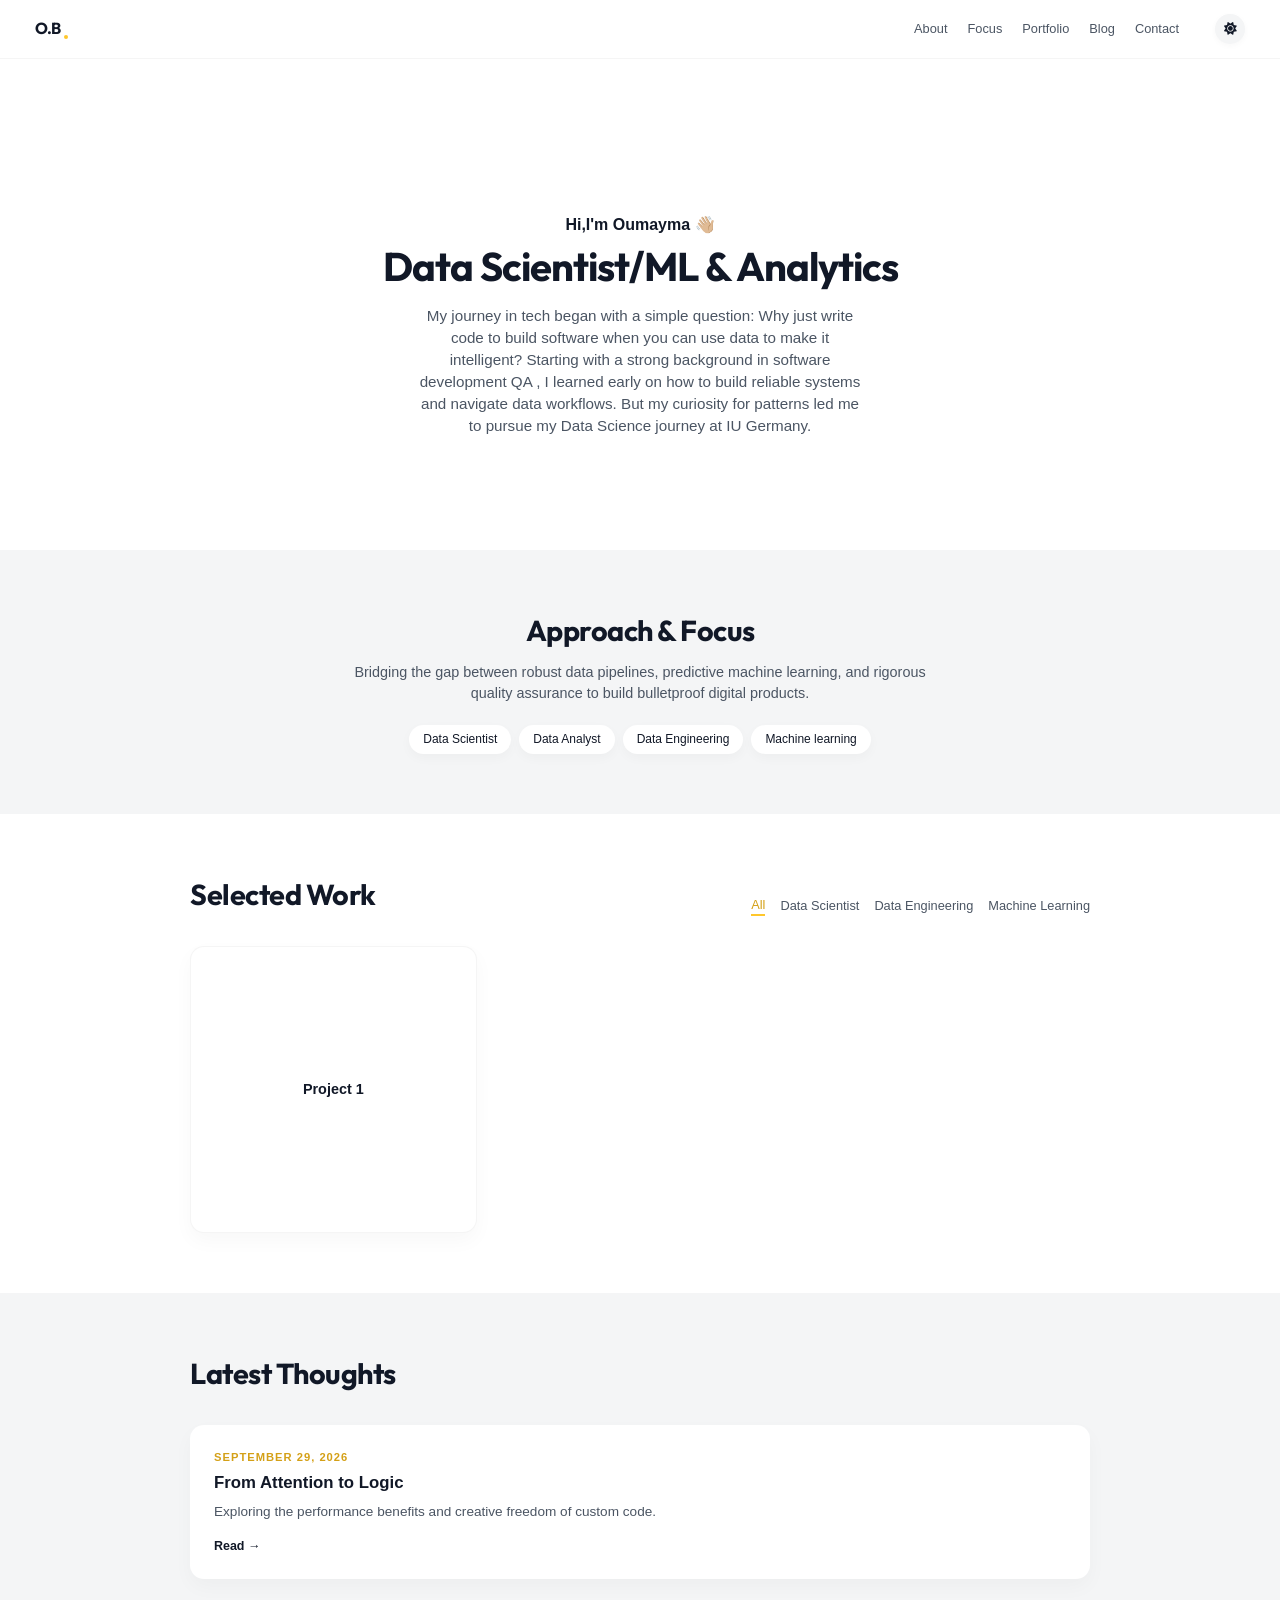
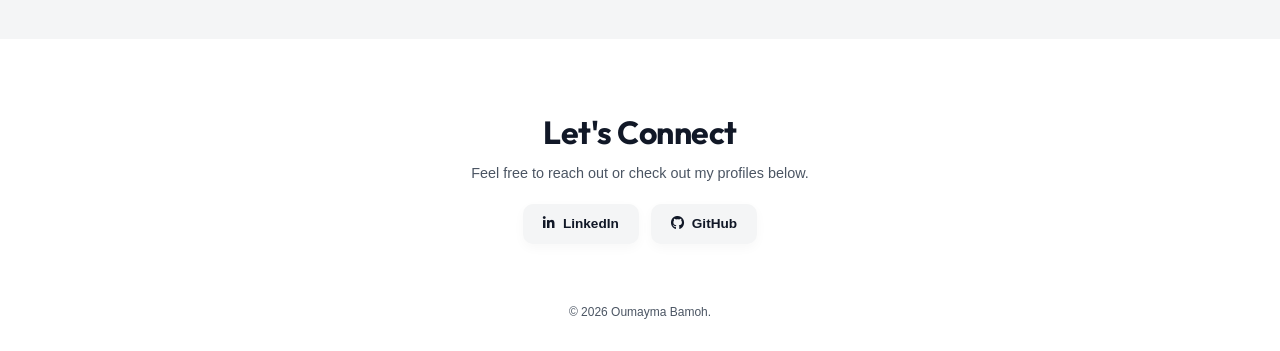
<file: index.html>
<!DOCTYPE html>
<html lang="en">
<head>
    <meta charset="UTF-8">
    <meta name="viewport" content="width=device-width, initial-scale=1.0">
    <title>Oumayma Bamoh - Data Scientist & Analytics</title>
    <!-- Import Modern Font (Outfit) and FontAwesome -->
    <style>
        @import url('https://fonts.googleapis.com/css2?family=Outfit:wght@300;400;500;600;700&display=swap');
        @import url('https://cdnjs.cloudflare.com/ajax/libs/font-awesome/6.4.0/css/all.min.css');

        /* ==========================================
           1. CSS RESET & PALETTE (COMPACT & CLEAN)
           ================================---------- */
        * {
            margin: 0;
            padding: 0;
            box-sizing: border-box;
        }

        :root {
            --bg-white: #FFFFFF;
            --bg-gray: #F4F5F6;
            --text-color: #111827;
            --accent-color: #4b5563;
            --primary-accent: #FFC72C;
            --card-shadow: rgba(0, 0, 0, 0.03);
            --header-bg: rgba(255, 255, 255, 0.85);

            --transition: all 0.3s ease;
            --heading-font: 'Outfit', -apple-system, sans-serif;
        }

        [data-theme="dark"] {
            --bg-white: #121214;
            --bg-gray: #1A1A1E;
            --text-color: #F3F4F6;
            --accent-color: #9CA3AF;
            --primary-accent: #FFC72C;
            --card-shadow: rgba(0, 0, 0, 0.4);
            --header-bg: rgba(18, 18, 20, 0.85);
        }

        html {
            scroll-behavior: smooth;
            scroll-padding-top: 110px;
        }

        body {
            font-family: -apple-system, BlinkMacSystemFont, "Segoe UI", Roboto, Helvetica, Arial, sans-serif;
            background-color: var(--bg-white);
            color: var(--text-color);
            line-height: 1.45;
            -webkit-font-smoothing: antialiased;
            overflow-x: hidden;
            transition: background-color 0.3s ease, color 0.3s ease;
        }

        h1, h2, .logo, .section-title {
            font-family: var(--heading-font);
        }

        /* ==========================================
           2. HEADER WITH ADDED BOTTOM MARGIN/SPACING
           ================================---------- */
        header {
            position: fixed;
            top: 0;
            left: 0;
            width: 100%;
            background: var(--header-bg);
            backdrop-filter: blur(12px);
            -webkit-backdrop-filter: blur(12px);
            display: flex;
            justify-content: space-between;
            align-items: center;
            padding: 14px 35px;
            z-index: 1000;
            border-bottom: 1px solid rgba(128, 128, 128, 0.08);
            transition: background 0.3s ease;
        }

        .logo {
            font-size: 1rem;
            font-weight: 700;
            letter-spacing: -0.5px;
            text-transform: uppercase;
            color: var(--text-color);
            position: relative;
        }

        .logo::after {
            content: '';
            position: absolute;
            width: 4px;
            height: 4px;
            background: var(--primary-accent);
            border-radius: 50%;
            right: -7px;
            bottom: 2px;
        }

        .nav-container {
            display: flex;
            align-items: center;
            gap: 24px;
        }

        nav {
            display: flex;
            gap: 20px;
        }

        nav a {
            text-decoration: none;
            color: var(--accent-color);
            font-size: 0.8rem;
            font-weight: 500;
            transition: var(--transition);
        }

        nav a:hover {
            color: #d4a017;
        }

        .theme-switch {
            background: var(--bg-gray);
            border: none;
            width: 30px;
            height: 30px;
            border-radius: 50%;
            display: flex;
            align-items: center;
            justify-content: center;
            cursor: pointer;
            color: var(--text-color);
            font-size: 0.8rem;
            transition: var(--transition);
            box-shadow: 0 2px 6px var(--card-shadow);
            margin-left: 12px;
        }

        .theme-switch:hover {
            background: var(--primary-accent);
            color: #111827;
            transform: scale(1.05);
        }

        main {
            padding-top: 100px;
        }

        /* ==========================================
           3. HERO SECTION (MINIMAL & SMALL)
           ================================---------- */
        .hero {
            min-height: 50vh;
            display: flex;
            flex-direction: column;
            justify-content: center;
            align-items: center;
            text-align: center;
            padding: 50px 15px;
            background-color: var(--bg-white);
            transition: background-color 0.3s ease;
        }

        .hero h1 {
            font-size: 2.5rem;
            font-weight: 700;
            margin-bottom: 10px;
            letter-spacing: -1px;
            color: var(--text-color);
        }

        .hero p {
            font-size: 0.95rem;
            color: var(--accent-color);
            max-width: 450px;
            font-weight: 400;
        }

        /* ==========================================
           4. FOCUS BANNER (COMPACT)
           ================================---------- */
        .focus-banner {
            width: 100%;
            background-color: var(--bg-gray);
            padding: 60px 30px;
            text-align: center;
            transition: background-color 0.3s ease;
        }

        .focus-banner-inner {
            max-width: 600px;
            margin: 0 auto;
        }

        .focus-banner h2 {
            font-size: 1.8rem;
            font-weight: 700;
            margin-bottom: 10px;
            letter-spacing: -0.5px;
            color: var(--text-color);
        }

        .focus-banner p {
            font-size: 0.9rem;
            color: var(--accent-color);
            margin-bottom: 20px;
            line-height: 1.5;
        }

        .focus-tags {
            display: flex;
            justify-content: center;
            gap: 8px;
            flex-wrap: wrap;
        }

        .tag {
            background: var(--bg-white);
            padding: 6px 14px;
            font-size: 0.75rem;
            border-radius: 30px;
            color: var(--text-color);
            font-weight: 500;
            box-shadow: 0 4px 12px var(--card-shadow);
            transition: var(--transition);
        }

        .tag:hover {
            color: #d4a017;
            background: var(--bg-white);
            transform: translateY(-2px);
            box-shadow: 0 6px 16px rgba(255, 199, 44, 0.4);
        }

        /* ==========================================
           5. PORTFOLIO SECTION (SMALL & CLEAN)
           ================================---------- */
        .portfolio-section {
            padding: 60px 30px;
            background-color: var(--bg-white);
            transition: background-color 0.3s ease;
        }

        .portfolio-section-inner {
            max-width: 900px;
            margin: 0 auto;
        }

        .section-header {
            display: flex;
            justify-content: space-between;
            align-items: flex-end;
            margin-bottom: 30px;
            flex-wrap: wrap;
            gap: 10px;
        }

        .section-title {
            font-size: 1.8rem;
            font-weight: 700;
            letter-spacing: -0.5px;
            color: var(--text-color);
        }

        .portfolio-filters {
            display: flex;
            gap: 15px;
        }

        .filter-btn {
            background: none;
            border: none;
            font-size: 0.8rem;
            cursor: pointer;
            color: var(--accent-color);
            padding-bottom: 2px;
            transition: var(--transition);
            font-weight: 500;
        }

        .filter-btn.active,
        .filter-btn:hover {
            color: #d4a017;
            border-bottom: 2px solid var(--primary-accent);
        }

        .portfolio-grid {
            display: grid;
            grid-template-columns: repeat(3, 1fr);
            gap: 20px;
        }

        .portfolio-item {
            background: var(--bg-white);
            aspect-ratio: 1 / 1;
            padding: 20px;
            display: flex;
            flex-direction: column;
            justify-content: center;
            align-items: center;
            text-align: center;
            font-size: 0.9rem;
            font-weight: 600;
            color: var(--text-color);
            border-radius: 14px;
            transition: var(--transition);
            text-decoration: none;
            box-shadow: 0 8px 20px var(--card-shadow);
            border: 1px solid rgba(128, 128, 128, 0.08);
        }

        .portfolio-item:hover {
            transform: translateY(-4px);
            box-shadow: 0 12px 25px rgba(255, 199, 44, 0.25);
            color: #d4a017;
        }

        .portfolio-item.hidden {
            display: none;
        }

        /* ==========================================
           6. BLOG SECTION (COMPACT)
           ================================---------- */
        .blog-section {
            padding: 60px 30px;
            background-color: var(--bg-gray);
            transition: background-color 0.3s ease;
        }

        .blog-inner {
            max-width: 900px;
            margin: 0 auto;
        }

        .blog-grid {
            display: grid;
            grid-template-columns: repeat(auto-fit, minmax(260px, 1fr));
            gap: 20px;
            margin-top: 30px;
        }

        .blog-card {
            background: var(--bg-white);
            border-radius: 14px;
            padding: 24px;
            display: flex;
            flex-direction: column;
            justify-content: space-between;
            box-shadow: 0 8px 20px var(--card-shadow);
            transition: var(--transition);
        }

        .blog-card:hover {
            transform: translateY(-4px);
            box-shadow: 0 12px 30px rgba(255, 199, 44, 0.15);
        }

        .blog-date {
            font-size: 0.7rem;
            color: #d4a017;
            margin-bottom: 8px;
            text-transform: uppercase;
            letter-spacing: 1px;
            font-weight: 700;
        }

        .blog-card h3 {
            font-size: 1.05rem;
            font-weight: 700;
            margin-bottom: 8px;
            line-height: 1.25;
        }

        .blog-card h3 a {
            text-decoration: none;
            color: var(--text-color);
            transition: var(--transition);
        }

        .blog-card h3 a:hover {
            color: #d4a017;
        }

        .blog-card p {
            font-size: 0.85rem;
            color: var(--accent-color);
            margin-bottom: 16px;
            line-height: 1.4;
        }

        .blog-link {
            text-decoration: none;
            color: var(--text-color);
            font-size: 0.78rem;
            font-weight: 700;
            display: inline-flex;
            align-items: center;
            gap: 4px;
            transition: var(--transition);
        }

        .blog-link:hover {
            color: #d4a017;
            gap: 8px;
        }

        /* ==========================================
           7. CONTACT SECTION & FOOTER (COMPACT)
           ================================---------- */
        .contact-section {
            padding: 70px 30px 40px 30px;
            background-color: var(--bg-white);
            text-align: center;
            transition: background-color 0.3s ease;
        }

        .contact-container {
            max-width: 450px;
            margin: 0 auto;
        }

        .contact-container h2 {
            font-size: 2rem;
            font-weight: 700;
            margin-bottom: 8px;
            letter-spacing: -0.5px;
            color: var(--text-color);
        }

        .contact-container p {
            font-size: 0.9rem;
            color: var(--accent-color);
            margin-bottom: 20px;
        }

        .social-links {
            display: flex;
            justify-content: center;
            gap: 12px;
        }

        .social-btn {
            display: inline-flex;
            align-items: center;
            gap: 8px;
            text-decoration: none;
            color: var(--text-color);
            background: var(--bg-gray);
            border-radius: 10px;
            padding: 10px 20px;
            font-size: 0.85rem;
            font-weight: 600;
            box-shadow: 0 4px 12px var(--card-shadow);
            transition: var(--transition);
        }

        .social-btn:hover {
            background: var(--primary-accent);
            color: #111827;
            transform: translateY(-2px);
            box-shadow: 0 8px 20px rgba(255, 199, 44, 0.25);
        }

        footer {
            padding: 20px 30px 30px 30px;
            background: var(--bg-white);
            text-align: center;
            font-size: 0.75rem;
            color: var(--accent-color);
            transition: background-color 0.3s ease;
        }

        /* ==========================================
           8. RESPONSIVE MEDIA QUERIES
           ================================---------- */
        @media (max-width: 768px) {
            header {
                padding: 12px 20px;
            }
            nav {
                display: none;
            }
            .hero h1 {
                font-size: 2rem;
            }
            .portfolio-section, .focus-banner, .blog-section, .contact-section {
                padding: 40px 20px;
            }
            .section-header {
                flex-direction: column;
                align-items: flex-start;
            }
            .portfolio-grid {
                grid-template-columns: 1fr;
            }
        }
    </style>
</head>
<body>

    <!-- Top Sticky Header -->
    <header>
        <div class="logo">O.B</div>
        <div class="nav-container">
            <nav>
                <a href="#about">About</a>
                <a href="#focus">Focus</a>
                <a href="#portfolio">Portfolio</a>
                <a href="#blog">Blog</a>
                <a href="#contact">Contact</a>
            </nav>
            <button class="theme-switch" id="themeToggleBtn" onclick="toggleTheme()" aria-label="Toggle theme">
                <i class="fa-solid fa-sun" id="themeIcon"></i>
            </button>
        </div>
    </header>

    <main>
        <!-- 1. About Section (Hero) -->
        <section id="about" class="hero">
            <b>Hi,I'm Oumayma 👋🏼</b>
            <h1>Data Scientist/ML & Analytics</h1>
            <p>My journey in tech began with a simple question: Why just write code to build software when you can use data to make it intelligent? Starting with a strong background in software development QA , I learned early on how to build reliable systems and navigate data workflows. But my curiosity for patterns led me to pursue my  Data Science journey at IU Germany.</p>
        </section>

        <!-- 2. Focus Section Banner -->
        <section id="focus" class="focus-banner">
            <div class="focus-banner-inner">
                <h2>Approach & Focus</h2>
                <p>Bridging the gap between robust data pipelines, predictive machine learning, and rigorous quality assurance to build bulletproof digital products.</p>
                <div class="focus-tags">
                     <span class="tag">Data Scientist</span>
                    <span class="tag">Data Analyst</span>
                    <span class="tag">Data Engineering</span>
                    <span class="tag">Machine learning</span>
                </div>
            </div>
        </section>

        <!-- 3. Portfolio Section with Linked Cards -->
        <section id="portfolio" class="portfolio-section">
            <div class="portfolio-section-inner">
                <div class="section-header">
                    <h2 class="section-title">Selected Work</h2>
                    <div class="portfolio-filters">
                        <button class="filter-btn active" onclick="filterPortfolio('all')">All</button>
                        <button class="filter-btn" onclick="filterPortfolio('branding')">Data Scientist</button>
                        <button class="filter-btn" onclick="filterPortfolio('digital')">Data Engineering</button>
                        <button class="filter-btn" onclick="filterPortfolio('photography')">Machine Learning</button>
                    </div>
                </div>

                <div class="portfolio-grid">
                    <a href="projects/project-1.html" class="portfolio-item" data-category="Project 1">Project 1</a>
                </div>
            </div>
        </section>

        <!-- 4. Blog Section with Linked Cards -->
        <section id="blog" class="blog-section">
            <div class="blog-inner">
                <h2 class="section-title">Latest Thoughts</h2>
                <div class="blog-grid">
                    <article class="blog-card">
                        <div>
                            <div class="blog-date">September 29, 2026</div>
                            <h3><a href="blogs/blog-1.html">From Attention to Logic</a></h3>
                            <p>Exploring the performance benefits and creative freedom of custom code.</p>
                        </div>
                        <a href="blogs/blog-1.html" class="blog-link">Read &rarr;</a>
                    </article>

                </div>
            </div>
        </section>

        <!-- 5. Contact Section with Social Links -->
        <section id="contact" class="contact-section">
            <div class="contact-container">
                <h2>Let's Connect</h2>
                <p>Feel free to reach out or check out my profiles below.</p>

                <div class="social-links">
                    <a href="https://linkedin.com" target="_blank" class="social-btn">
                        <i class="fa-brands fa-linkedin-in"></i> LinkedIn
                    </a>
                    <a href="https://github.com" target="_blank" class="social-btn">
                        <i class="fa-brands fa-github"></i> GitHub
                    </a>
                </div>
            </div>
        </section>
    </main>

    <!-- Footer matching contact section background -->
    <footer>
        <p>&copy; 2026 Oumayma Bamoh.</p>
    </footer>

    <!-- JavaScript to Handle Interactive Filter & Theme Switcher -->
    <script>
        function filterPortfolio(category) {
            const buttons = document.querySelectorAll('.filter-btn');
            buttons.forEach(btn => btn.classList.remove('active'));
            event.target.classList.add('active');

            const items = document.querySelectorAll('.portfolio-item');
            items.forEach(item => {
                if (category === 'all' || item.getAttribute('data-category') === category) {
                    item.classList.remove('hidden');
                } else {
                    item.classList.add('hidden');
                }
            });
        }

        function toggleTheme() {
            const htmlTag = document.documentElement;
            const themeIcon = document.getElementById('themeIcon');

            if (htmlTag.getAttribute('data-theme') === 'dark') {
                htmlTag.removeAttribute('data-theme');
                themeIcon.className = 'fa-solid fa-sun';
                localStorage.setItem('theme', 'light');
            } else {
                htmlTag.setAttribute('data-theme', 'dark');
                themeIcon.className = 'fa-solid fa-moon';
                localStorage.setItem('theme', 'dark');
            }
        }

        window.addEventListener('DOMContentLoaded', () => {
            const savedTheme = localStorage.getItem('theme');
            const themeIcon = document.getElementById('themeIcon');
            if (savedTheme === 'dark') {
                document.documentElement.setAttribute('data-theme', 'dark');
                themeIcon.className = 'fa-solid fa-moon';
            } else {
                themeIcon.className = 'fa-solid fa-sun';
            }
        });
    </script>

</body>
</html>
</file>
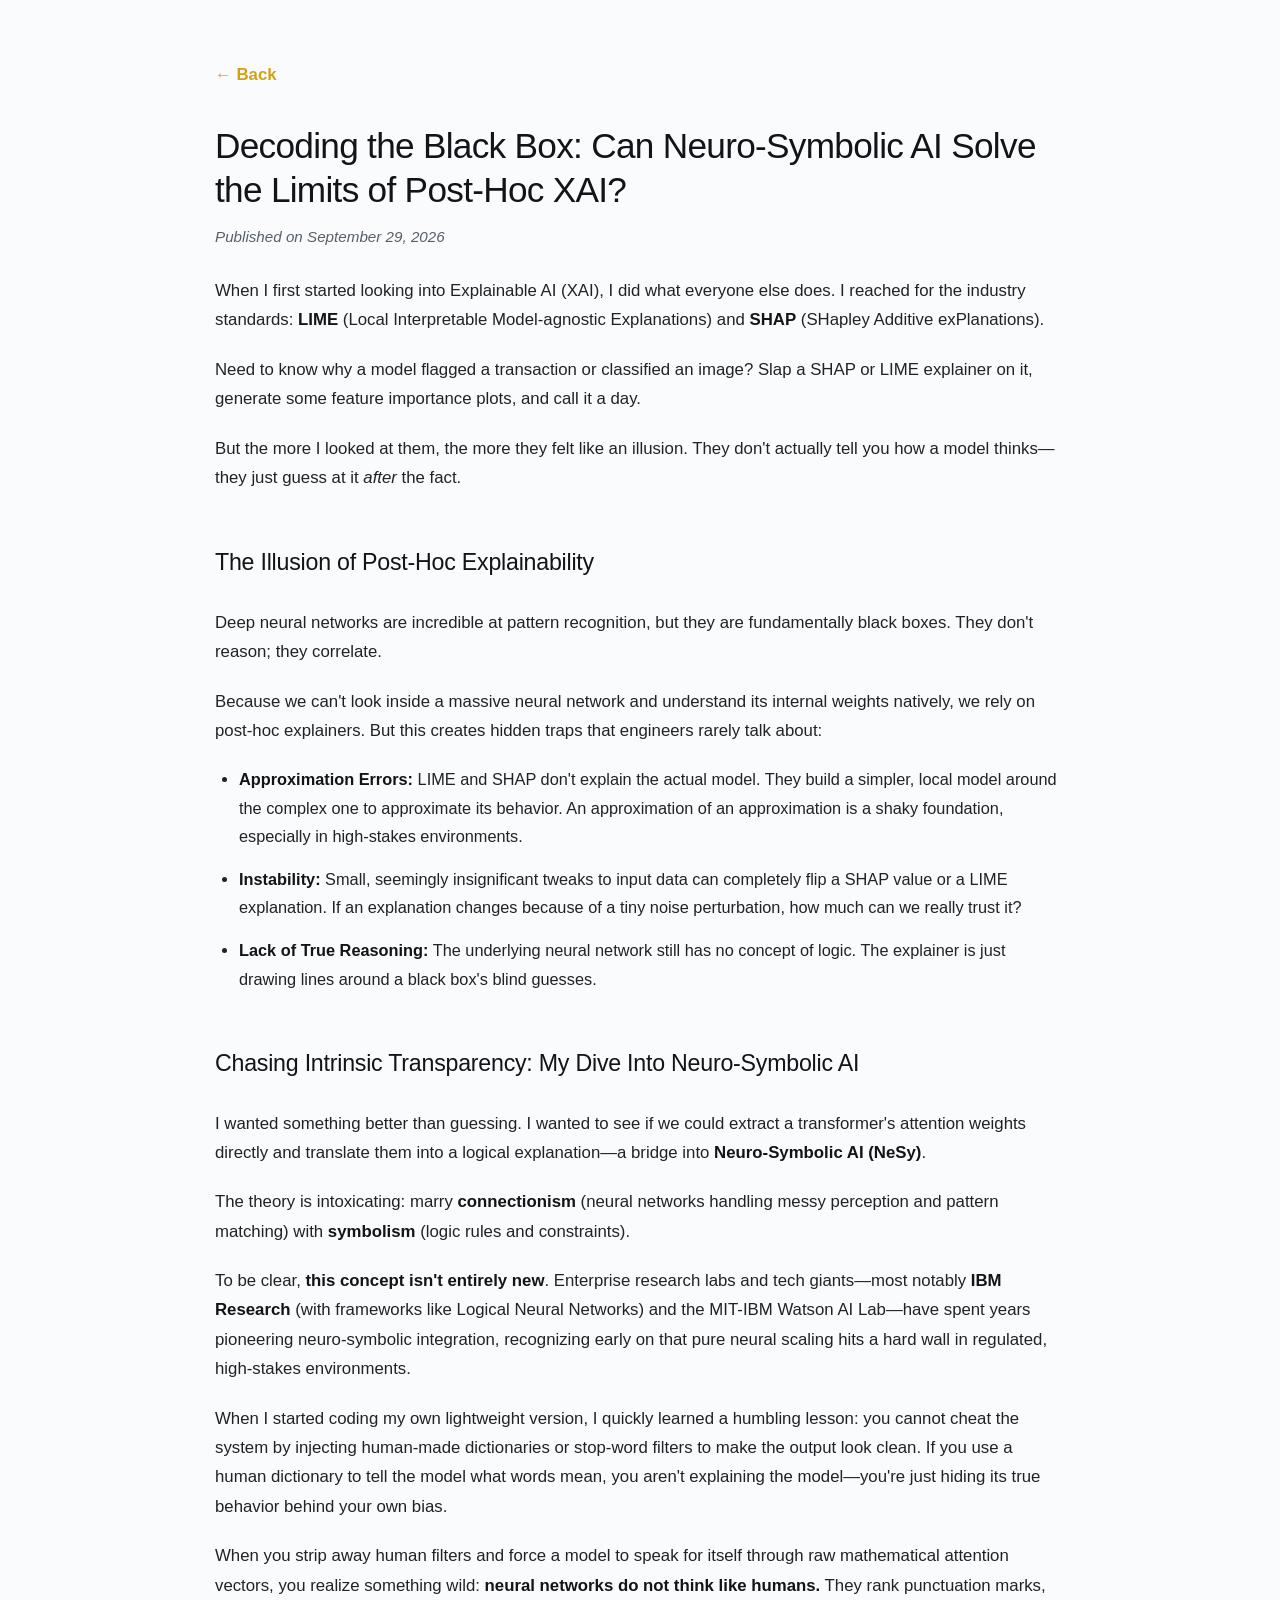
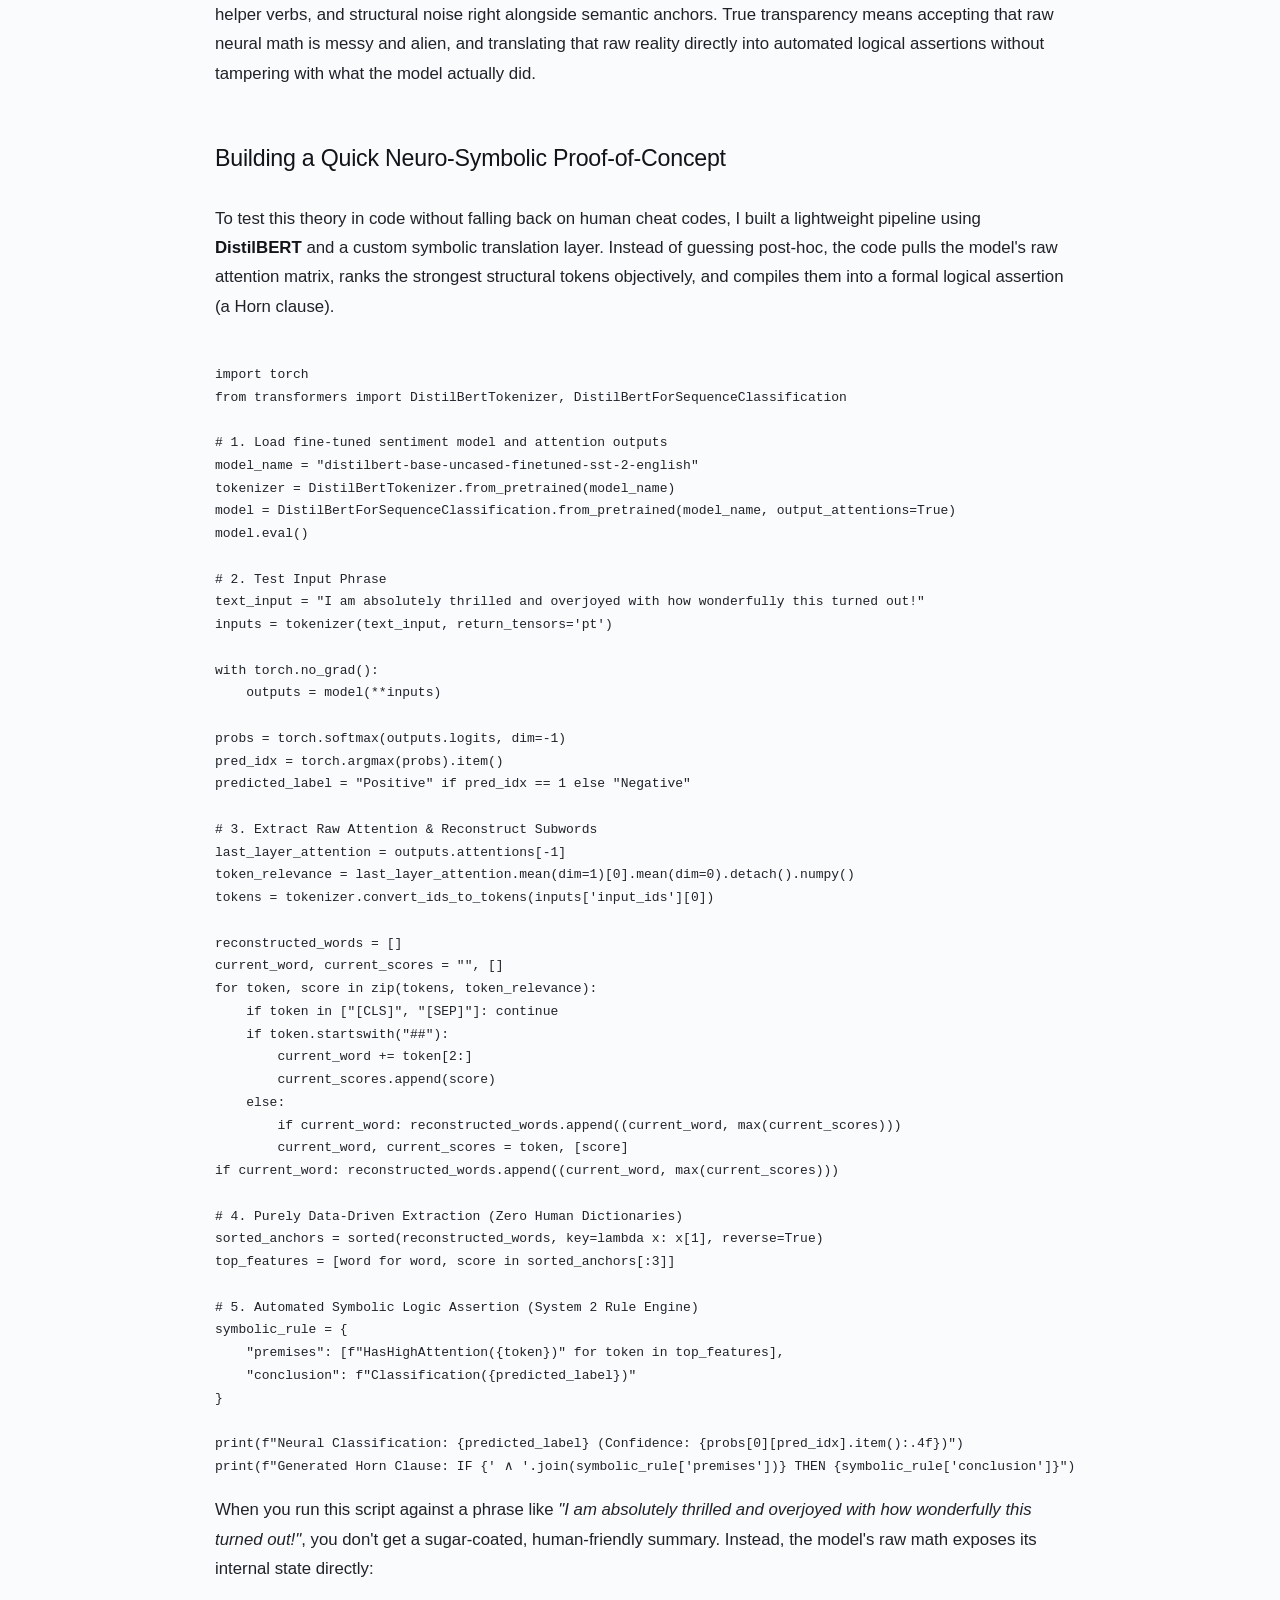
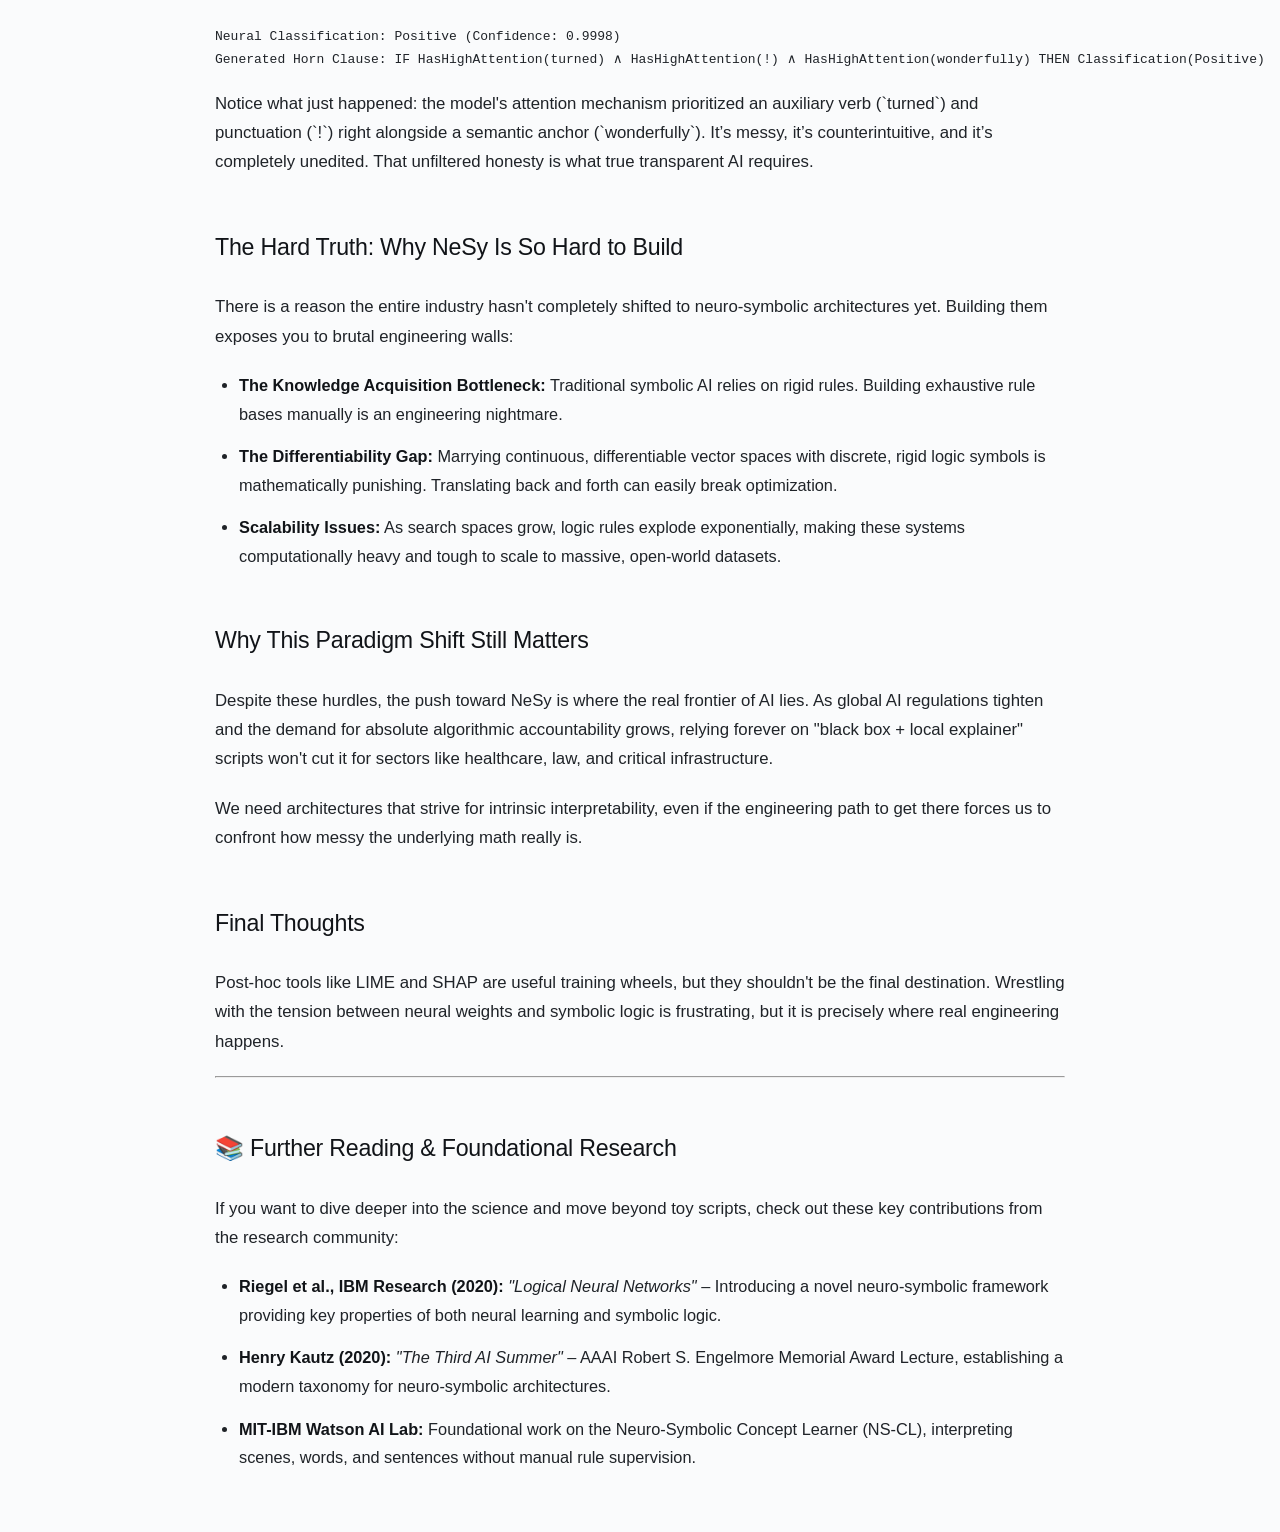
<file: blogs/blog-1.html>
<!DOCTYPE html>
<html lang="en">
<head>
    <meta charset="UTF-8">
    <meta name="viewport" content="width=device-width, initial-scale=1.0">
    <title>Decoding the Black Box: Can Neuro-Symbolic AI Solve the Limits of Post-Hoc XAI?</title>
    <style>
        :root {
            --bg-color: #fafbfc;
            --text-main: #1f2328;
            --text-muted: #57606a;
            --accent: #d4a017; /* Golden Yellow */
            --accent-hover: #b8860b;
            --border-color: #d8dee4;
        }

        body {
            font-family: -apple-system, BlinkMacSystemFont, "Segoe UI", Roboto, Helvetica, Arial, sans-serif;
            max-width: 850px;
            margin: 60px auto;
            padding: 0 24px;
            line-height: 1.75;
            color: var(--text-main);
            background-color: var(--bg-color);
            -webkit-font-smoothing: antialiased;
        }

        a {
            color: var(--accent);
            text-decoration: none;
            font-weight: 600;
            transition: color 0.2s ease;
        }
        a:hover {
            text-decoration: underline;
            color: var(--accent-hover);
        }

        h1 {
            font-size: 2.2em;
            font-weight: 500;
            line-height: 1.25;
            margin-bottom: 12px;
            letter-spacing: -0.02em;
            color: #111418;
        }

        h2 {
            font-size: 1.45em;
            font-weight: 500;
            margin-top: 50px;
            margin-bottom: 16px;
            padding-bottom: 8px;
            letter-spacing: -0.01em;
            color: #111418;
        }

        p {
            margin-bottom: 20px;
            font-size: 1.05em;
        }

        ul {
            padding-left: 24px;
            margin-bottom: 24px;
        }

        li {
            margin-bottom: 14px;
            font-size: 1.02em;
        }

        strong {
            color: #111418;
        }

        .meta {
            color: var(--text-muted);
            font-size: 0.95em;
            margin-top: 0;
            margin-bottom: 25px;
        }


        .back-nav {
            margin-bottom: 35px;
        }

        /* Modern Image Styling */
        .blog-image-container {
            margin: 35px 0;
            text-align: center;
        }

        .blog-image-container img {
            width: 100%;
            height: auto;
            border-radius: 12px;
            border: 1px solid var(--border-color);
            box-shadow: 0 4px 12px rgba(0, 0, 0, 0.05);
        }

        .image-caption {
            font-size: 0.9em;
            color: var(--text-muted);
            margin-top: 8px;
            font-style: italic;
        }
    </style>
</head>
<body>
    <div class="back-nav">
        <p><a href="../index.html#blog">&larr; Back </a></p>
    </div>

    <h1>Decoding the Black Box: Can Neuro-Symbolic AI Solve the Limits of Post-Hoc XAI?</h1>
    <p class="meta"><em>Published on September 29, 2026</em></p>
<p>When I first started looking into Explainable AI (XAI), I did what everyone else does. I reached for the industry standards: <strong>LIME</strong> (Local Interpretable Model-agnostic Explanations) and <strong>SHAP</strong> (SHapley Additive exPlanations).</p>

<p>Need to know why a model flagged a transaction or classified an image? Slap a SHAP or LIME explainer on it, generate some feature importance plots, and call it a day.</p>

<p>But the more I looked at them, the more they felt like an illusion. They don't actually tell you how a model thinks—they just guess at it <em>after</em> the fact.</p>

<h2>The Illusion of Post-Hoc Explainability</h2>
<p>Deep neural networks are incredible at pattern recognition, but they are fundamentally black boxes. They don't reason; they correlate.</p>
<p>Because we can't look inside a massive neural network and understand its internal weights natively, we rely on post-hoc explainers. But this creates hidden traps that engineers rarely talk about:</p>

<ul>
    <li><strong>Approximation Errors:</strong> LIME and SHAP don't explain the actual model. They build a simpler, local model around the complex one to approximate its behavior. An approximation of an approximation is a shaky foundation, especially in high-stakes environments.</li>
    <li><strong>Instability:</strong> Small, seemingly insignificant tweaks to input data can completely flip a SHAP value or a LIME explanation. If an explanation changes because of a tiny noise perturbation, how much can we really trust it?</li>
    <li><strong>Lack of True Reasoning:</strong> The underlying neural network still has no concept of logic. The explainer is just drawing lines around a black box's blind guesses.</li>
</ul>

<h2>Chasing Intrinsic Transparency: My Dive Into Neuro-Symbolic AI</h2>
<p>I wanted something better than guessing. I wanted to see if we could extract a transformer's attention weights directly and translate them into a logical explanation—a bridge into <strong>Neuro-Symbolic AI (NeSy)</strong>.</p>
<p>The theory is intoxicating: marry <strong>connectionism</strong> (neural networks handling messy perception and pattern matching) with <strong>symbolism</strong> (logic rules and constraints).</p>
<p>To be clear, <strong>this concept isn't entirely new</strong>. Enterprise research labs and tech giants—most notably <strong>IBM Research</strong> (with frameworks like Logical Neural Networks) and the MIT-IBM Watson AI Lab—have spent years pioneering neuro-symbolic integration, recognizing early on that pure neural scaling hits a hard wall in regulated, high-stakes environments.</p>
<p>When I started coding my own lightweight version, I quickly learned a humbling lesson: you cannot cheat the system by injecting human-made dictionaries or stop-word filters to make the output look clean. If you use a human dictionary to tell the model what words mean, you aren't explaining the model—you're just hiding its true behavior behind your own bias.</p>
<p>When you strip away human filters and force a model to speak for itself through raw mathematical attention vectors, you realize something wild: <strong>neural networks do not think like humans.</strong> They rank punctuation marks, helper verbs, and structural noise right alongside semantic anchors. True transparency means accepting that raw neural math is messy and alien, and translating that raw reality directly into automated logical assertions without tampering with what the model actually did.</p>

<h2>Building a Quick Neuro-Symbolic Proof-of-Concept</h2>
<p>To test this theory in code without falling back on human cheat codes, I built a lightweight pipeline using <strong>DistilBERT</strong> and a custom symbolic translation layer. Instead of guessing post-hoc, the code pulls the model's raw attention matrix, ranks the strongest structural tokens objectively, and compiles them into a formal logical assertion (a Horn clause).</p>

<pre><code class="language-python">
import torch
from transformers import DistilBertTokenizer, DistilBertForSequenceClassification

# 1. Load fine-tuned sentiment model and attention outputs
model_name = "distilbert-base-uncased-finetuned-sst-2-english"
tokenizer = DistilBertTokenizer.from_pretrained(model_name)
model = DistilBertForSequenceClassification.from_pretrained(model_name, output_attentions=True)
model.eval()

# 2. Test Input Phrase
text_input = "I am absolutely thrilled and overjoyed with how wonderfully this turned out!"
inputs = tokenizer(text_input, return_tensors='pt')

with torch.no_grad():
    outputs = model(**inputs)

probs = torch.softmax(outputs.logits, dim=-1)
pred_idx = torch.argmax(probs).item()
predicted_label = "Positive" if pred_idx == 1 else "Negative"

# 3. Extract Raw Attention & Reconstruct Subwords
last_layer_attention = outputs.attentions[-1]
token_relevance = last_layer_attention.mean(dim=1)[0].mean(dim=0).detach().numpy()
tokens = tokenizer.convert_ids_to_tokens(inputs['input_ids'][0])

reconstructed_words = []
current_word, current_scores = "", []
for token, score in zip(tokens, token_relevance):
    if token in ["[CLS]", "[SEP]"]: continue
    if token.startswith("##"):
        current_word += token[2:]
        current_scores.append(score)
    else:
        if current_word: reconstructed_words.append((current_word, max(current_scores)))
        current_word, current_scores = token, [score]
if current_word: reconstructed_words.append((current_word, max(current_scores)))

# 4. Purely Data-Driven Extraction (Zero Human Dictionaries)
sorted_anchors = sorted(reconstructed_words, key=lambda x: x[1], reverse=True)
top_features = [word for word, score in sorted_anchors[:3]]

# 5. Automated Symbolic Logic Assertion (System 2 Rule Engine)
symbolic_rule = {
    "premises": [f"HasHighAttention({token})" for token in top_features],
    "conclusion": f"Classification({predicted_label})"
}

print(f"Neural Classification: {predicted_label} (Confidence: {probs[0][pred_idx].item():.4f})")
print(f"Generated Horn Clause: IF {' ∧ '.join(symbolic_rule['premises'])} THEN {symbolic_rule['conclusion']}")
</code></pre>

<p>When you run this script against a phrase like <em>"I am absolutely thrilled and overjoyed with how wonderfully this turned out!"</em>, you don't get a sugar-coated, human-friendly summary. Instead, the model's raw math exposes its internal state directly:</p>

<pre><code class="language-text">
Neural Classification: Positive (Confidence: 0.9998)
Generated Horn Clause: IF HasHighAttention(turned) ∧ HasHighAttention(!) ∧ HasHighAttention(wonderfully) THEN Classification(Positive)
</code></pre>

<p>Notice what just happened: the model's attention mechanism prioritized an auxiliary verb (`turned`) and punctuation (`!`) right alongside a semantic anchor (`wonderfully`). It’s messy, it’s counterintuitive, and it’s completely unedited. That unfiltered honesty is what true transparent AI requires.</p>

<h2>The Hard Truth: Why NeSy Is So Hard to Build</h2>
<p>There is a reason the entire industry hasn't completely shifted to neuro-symbolic architectures yet. Building them exposes you to brutal engineering walls:</p>

<ul>
    <li><strong>The Knowledge Acquisition Bottleneck:</strong> Traditional symbolic AI relies on rigid rules. Building exhaustive rule bases manually is an engineering nightmare.</li>
    <li><strong>The Differentiability Gap:</strong> Marrying continuous, differentiable vector spaces with discrete, rigid logic symbols is mathematically punishing. Translating back and forth can easily break optimization.</li>
    <li><strong>Scalability Issues:</strong> As search spaces grow, logic rules explode exponentially, making these systems computationally heavy and tough to scale to massive, open-world datasets.</li>
</ul>

<h2>Why This Paradigm Shift Still Matters</h2>
<p>Despite these hurdles, the push toward NeSy is where the real frontier of AI lies. As global AI regulations tighten and the demand for absolute algorithmic accountability grows, relying forever on "black box + local explainer" scripts won't cut it for sectors like healthcare, law, and critical infrastructure.</p>
<p>We need architectures that strive for intrinsic interpretability, even if the engineering path to get there forces us to confront how messy the underlying math really is.</p>

<h2>Final Thoughts</h2>
<p>Post-hoc tools like LIME and SHAP are useful training wheels, but they shouldn't be the final destination. Wrestling with the tension between neural weights and symbolic logic is frustrating, but it is precisely where real engineering happens.</p>

<hr>

<h2>📚 Further Reading & Foundational Research</h2>
<p>If you want to dive deeper into the science and move beyond toy scripts, check out these key contributions from the research community:</p>
<ul>
    <li><strong>Riegel et al., IBM Research (2020):</strong> <em>"Logical Neural Networks"</em> – Introducing a novel neuro-symbolic framework providing key properties of both neural learning and symbolic logic.</li>
    <li><strong>Henry Kautz (2020):</strong> <em>"The Third AI Summer"</em> – AAAI Robert S. Engelmore Memorial Award Lecture, establishing a modern taxonomy for neuro-symbolic architectures.</li>
    <li><strong>MIT-IBM Watson AI Lab:</strong> Foundational work on the Neuro-Symbolic Concept Learner (NS-CL), interpreting scenes, words, and sentences without manual rule supervision.</li>
</ul>
</body>
</html>
</file>
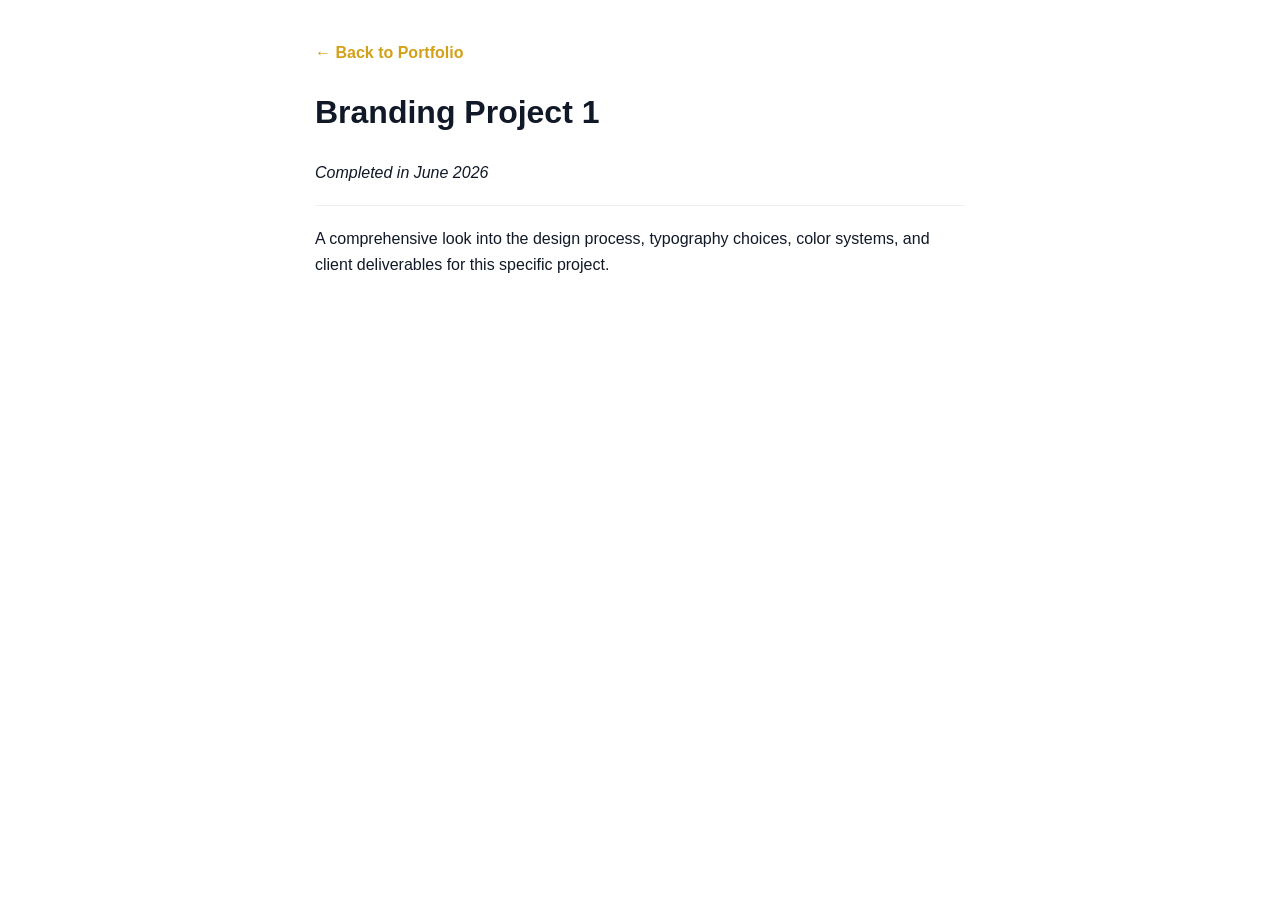
<file: projects/project-1.html>
<!DOCTYPE html>
<html lang="en">
<head>
    <meta charset="UTF-8">
    <meta name="viewport" content="width=device-width, initial-scale=1.0">
    <title>Project Details - Jane Doe</title>
    <style>
        body { font-family: sans-serif; max-width: 650px; margin: 40px auto; padding: 0 20px; line-height: 1.6; color: #111827; }
        a { color: #d4a017; text-decoration: none; font-weight: bold; }
        a:hover { text-decoration: underline; }
    </style>
</head>
<body>
    <p><a href="../index.html#portfolio">&larr; Back to Portfolio</a></p>
    <h1>Branding Project 1</h1>
    <p><em>Completed in June 2026</em></p>
    <hr style="margin: 20px 0; border:0; border-top:1px solid #eee;">
    <p>A comprehensive look into the design process, typography choices, color systems, and client deliverables for this specific project.</p>
</body>
</html>
</file>
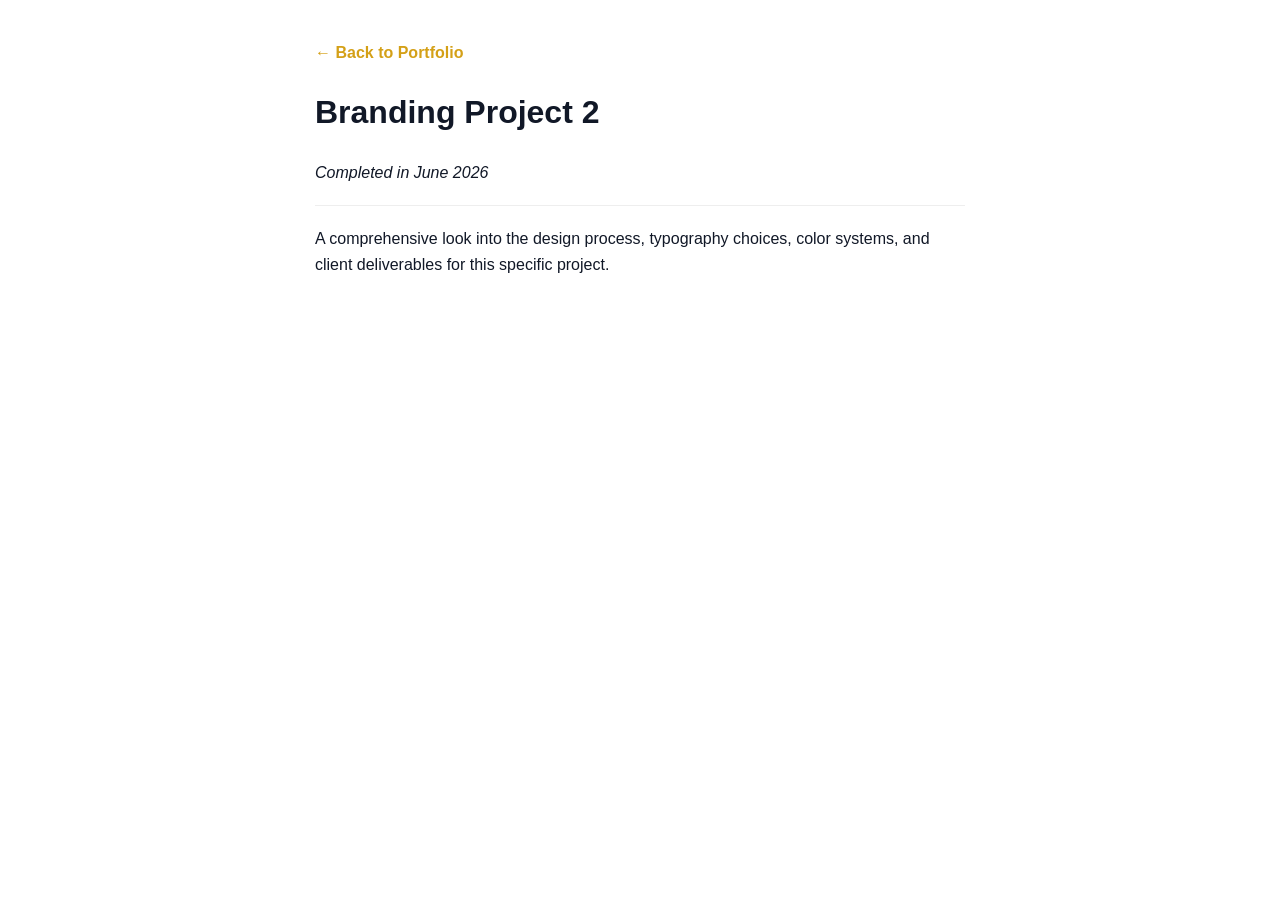
<file: projects/project-2.html>
<!DOCTYPE html>
<html lang="en">
<head>
    <meta charset="UTF-8">
    <meta name="viewport" content="width=device-width, initial-scale=1.0">
    <title>Project Details - Jane Doe</title>
    <style>
        body { font-family: sans-serif; max-width: 650px; margin: 40px auto; padding: 0 20px; line-height: 1.6; color: #111827; }
        a { color: #d4a017; text-decoration: none; font-weight: bold; }
        a:hover { text-decoration: underline; }
    </style>
</head>
<body>
    <p><a href="../index.html#portfolio">&larr; Back to Portfolio</a></p>
    <h1>Branding Project 2</h1>
    <p><em>Completed in June 2026</em></p>
    <hr style="margin: 20px 0; border:0; border-top:1px solid #eee;">
    <p>A comprehensive look into the design process, typography choices, color systems, and client deliverables for this specific project.</p>
</body>
</html>
</file>
